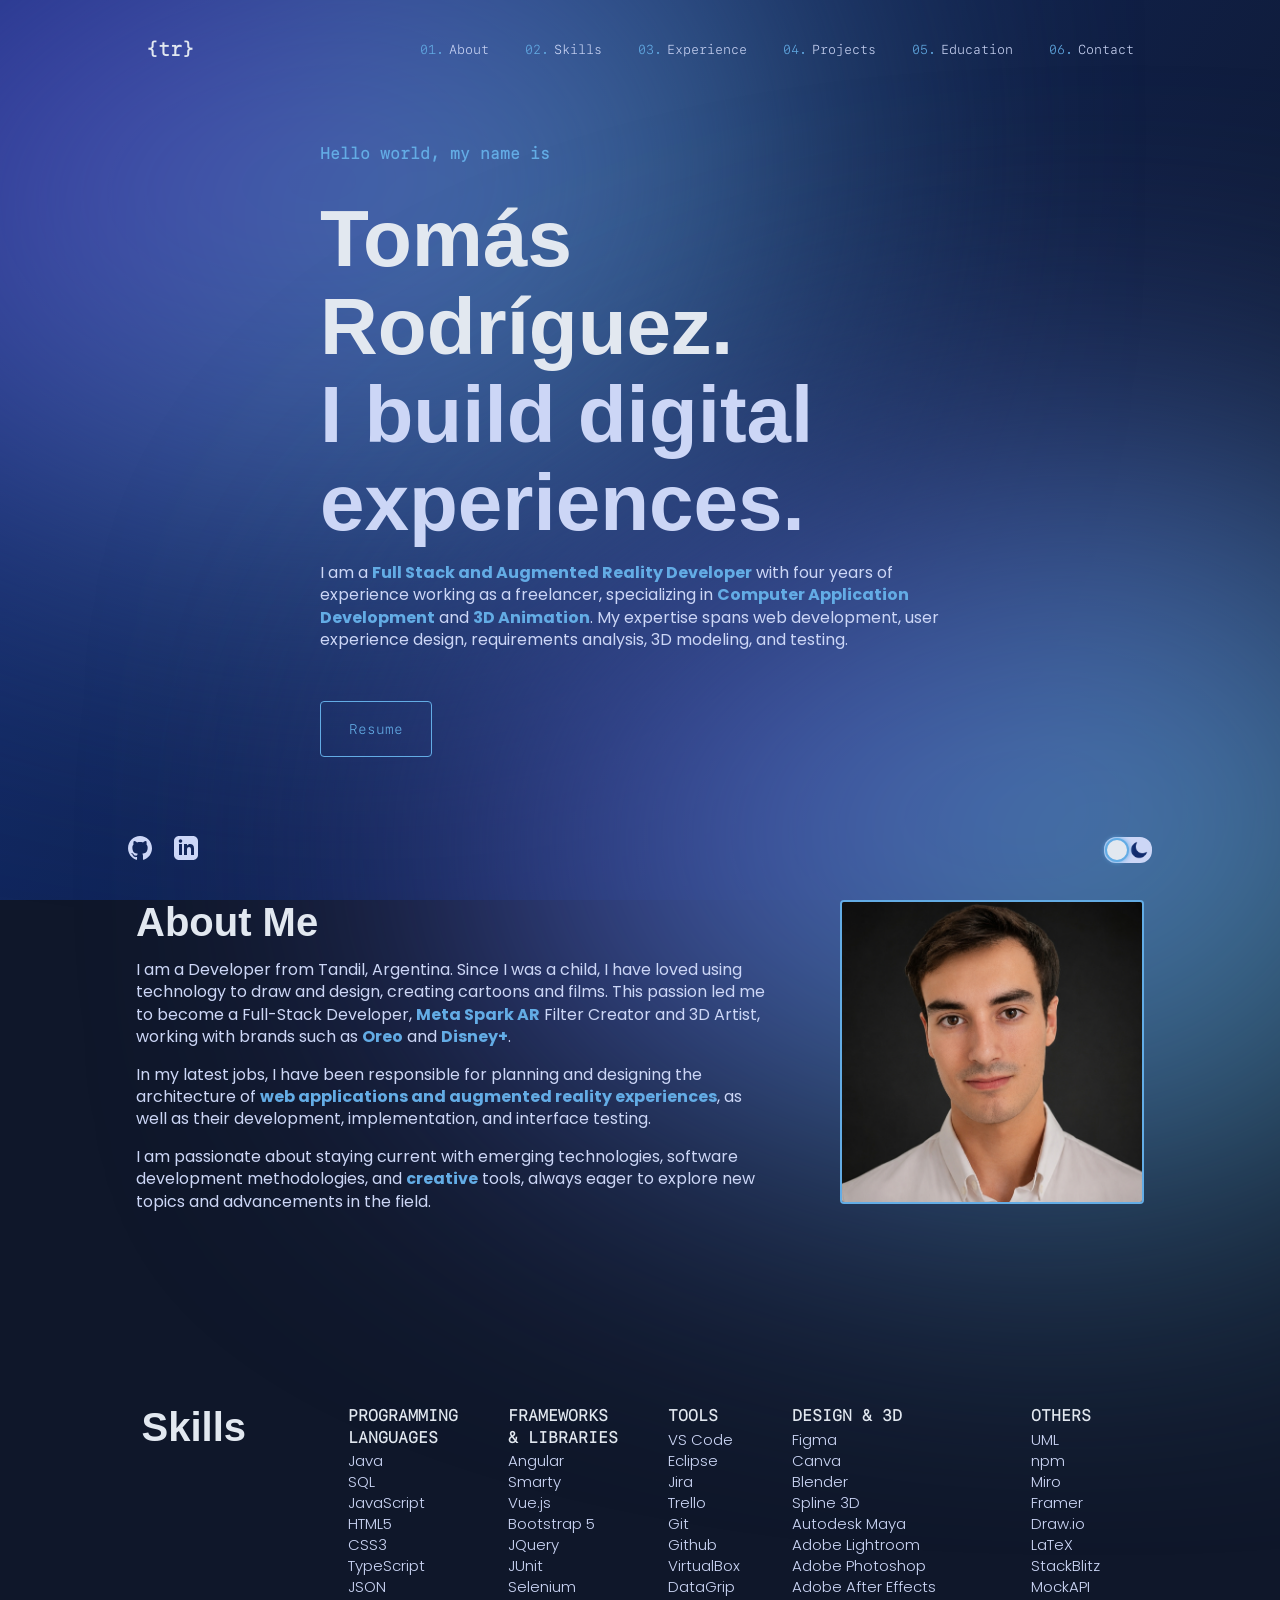
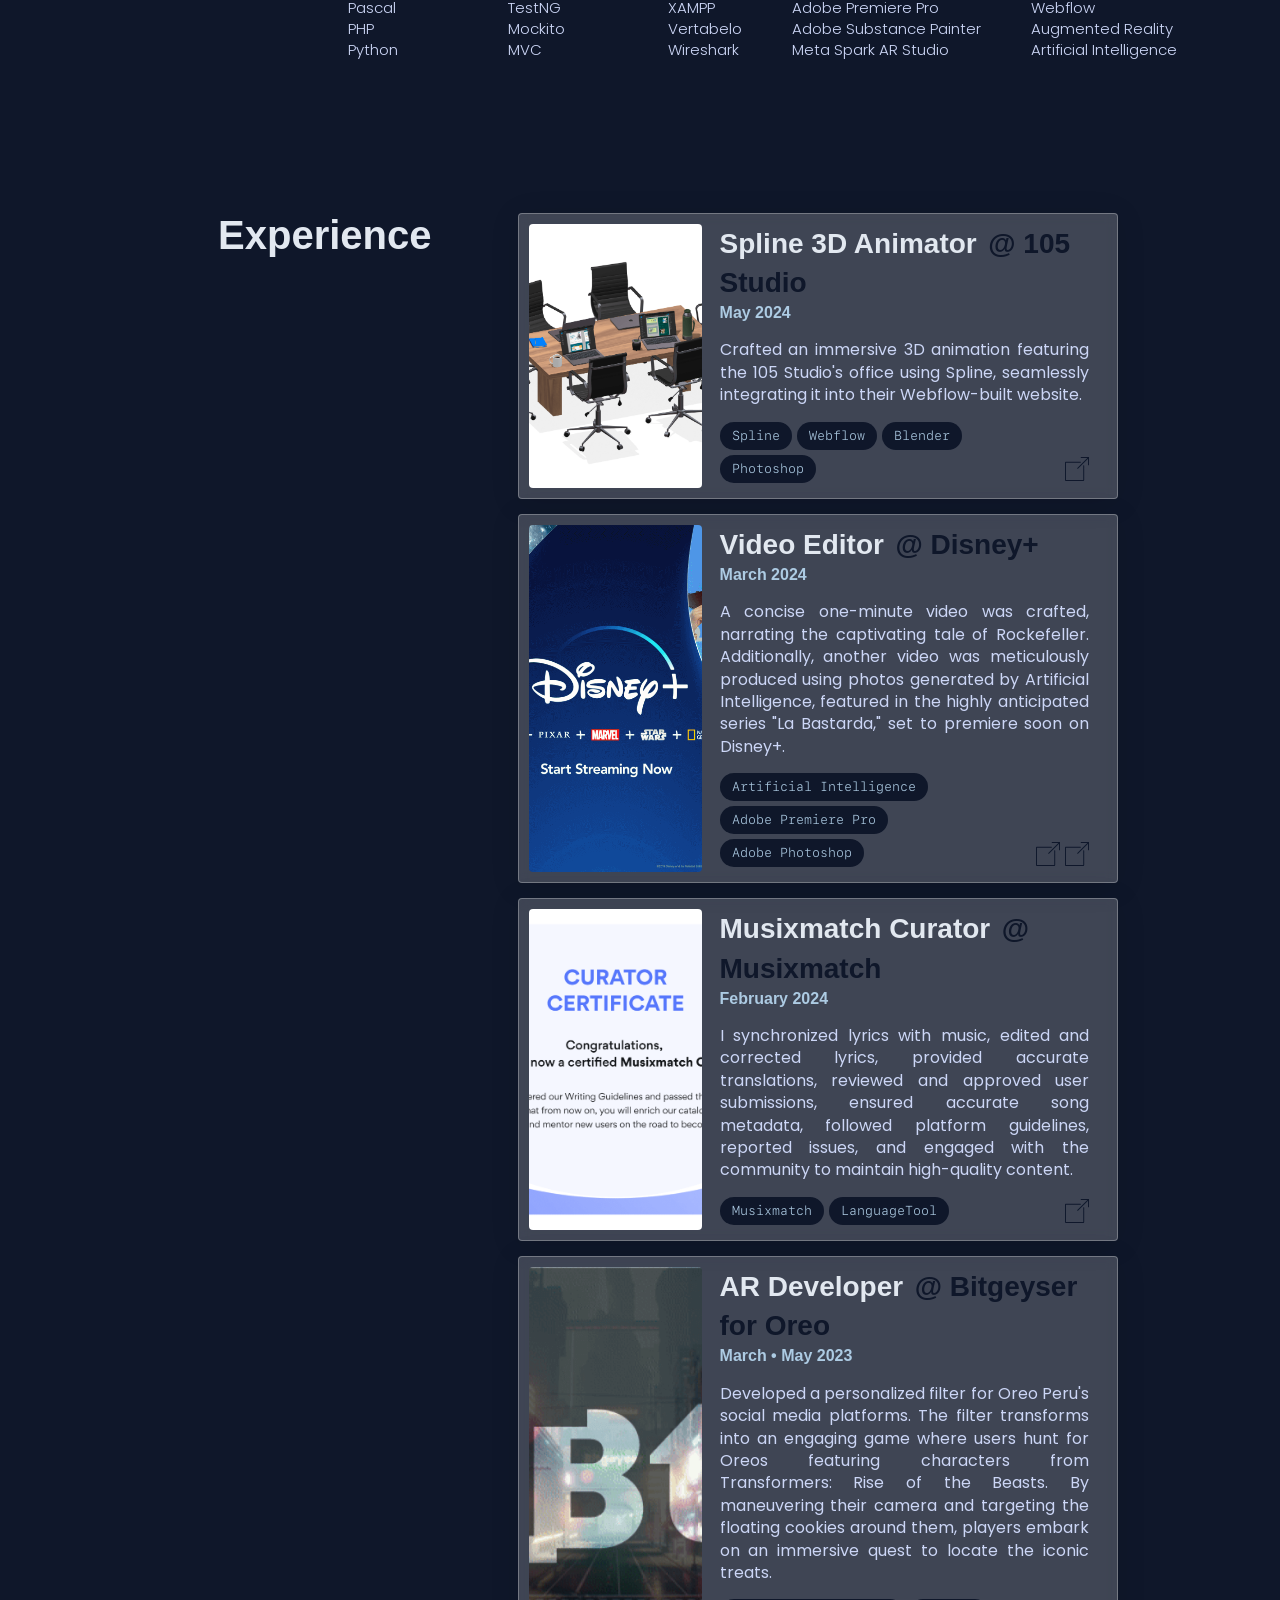
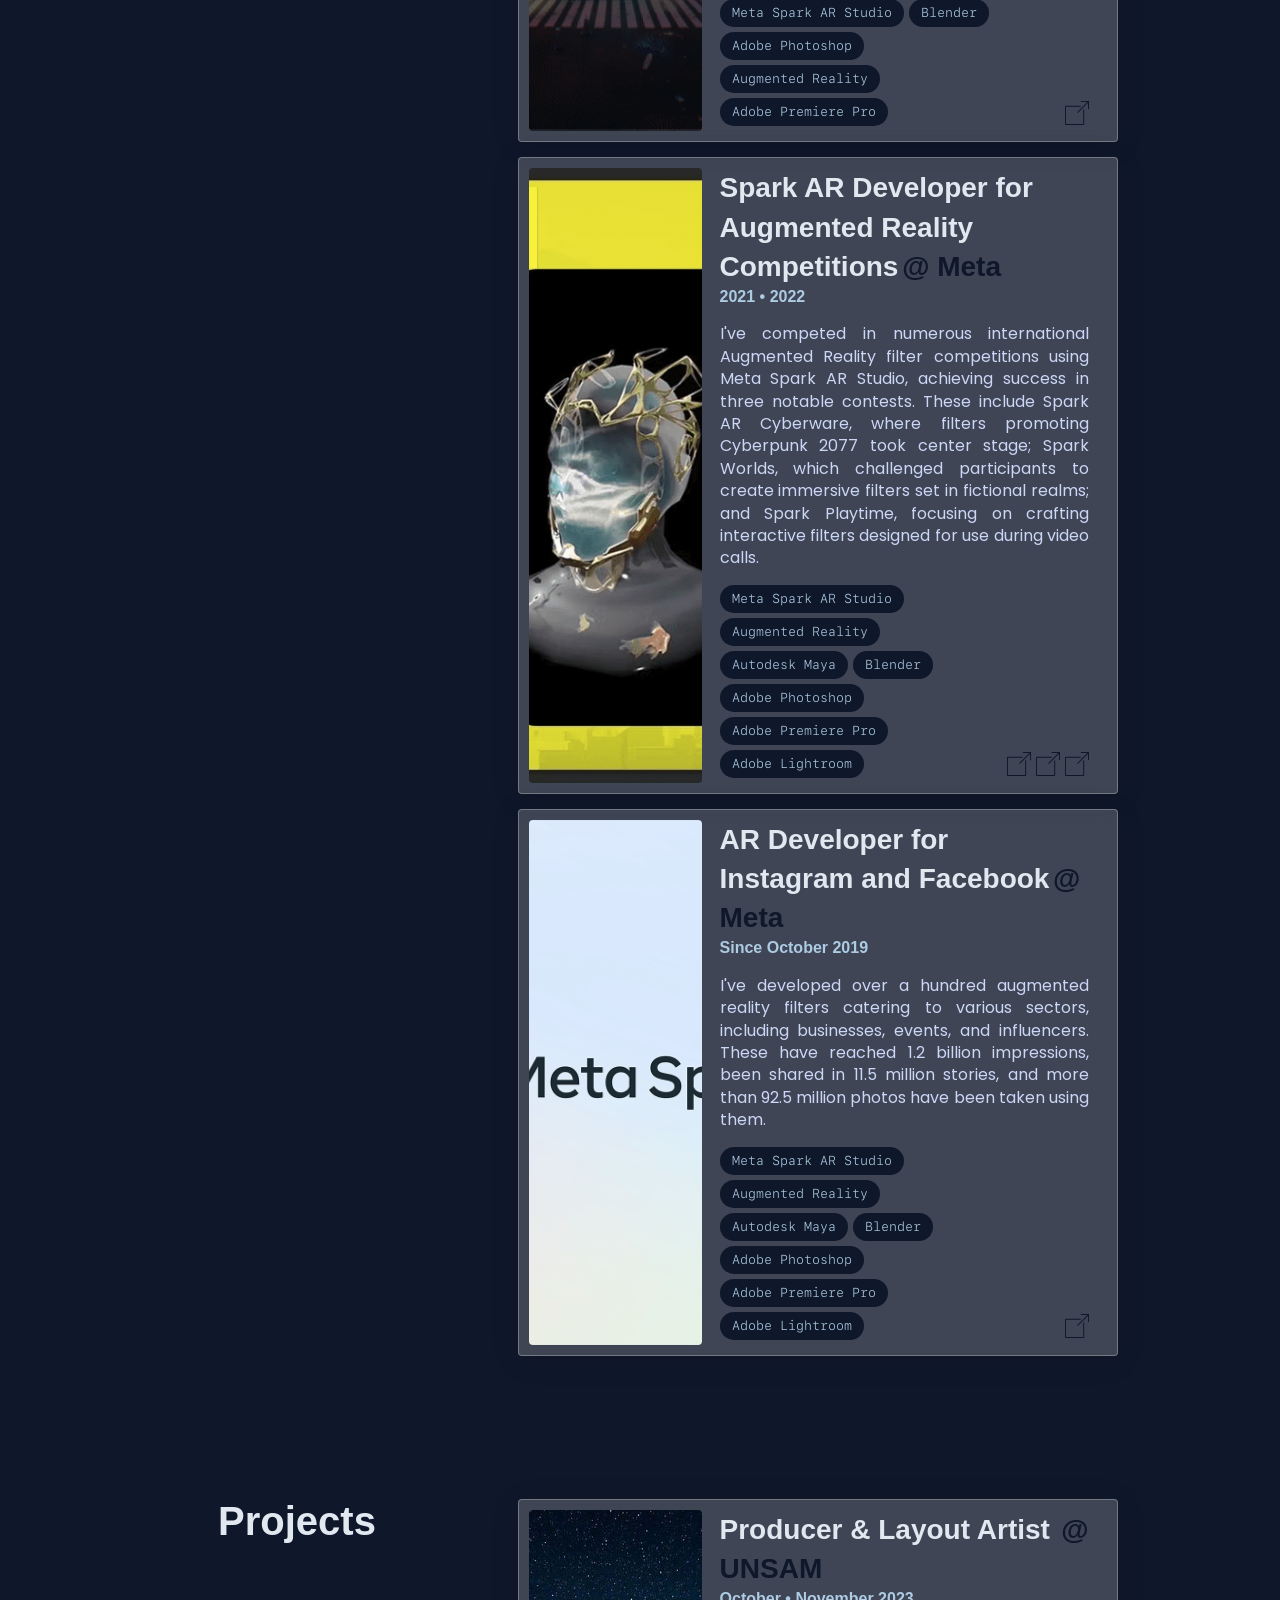
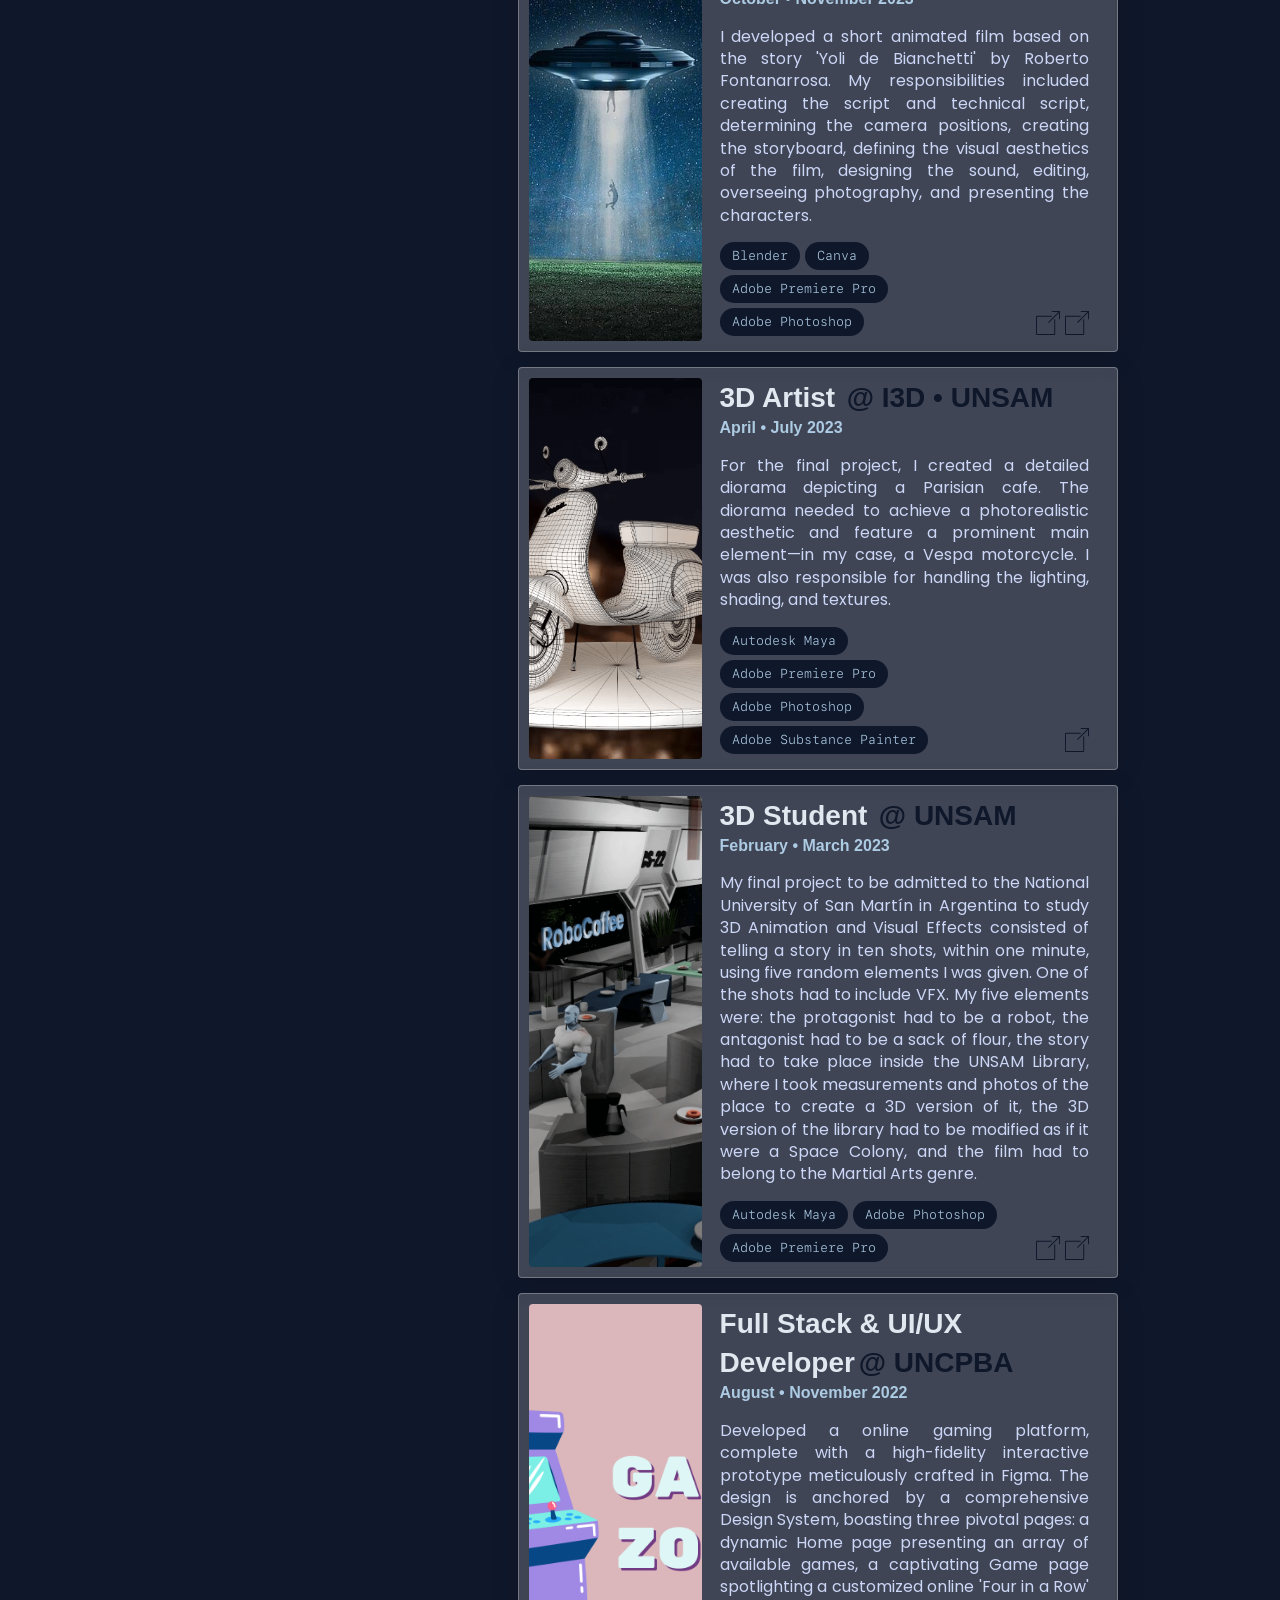
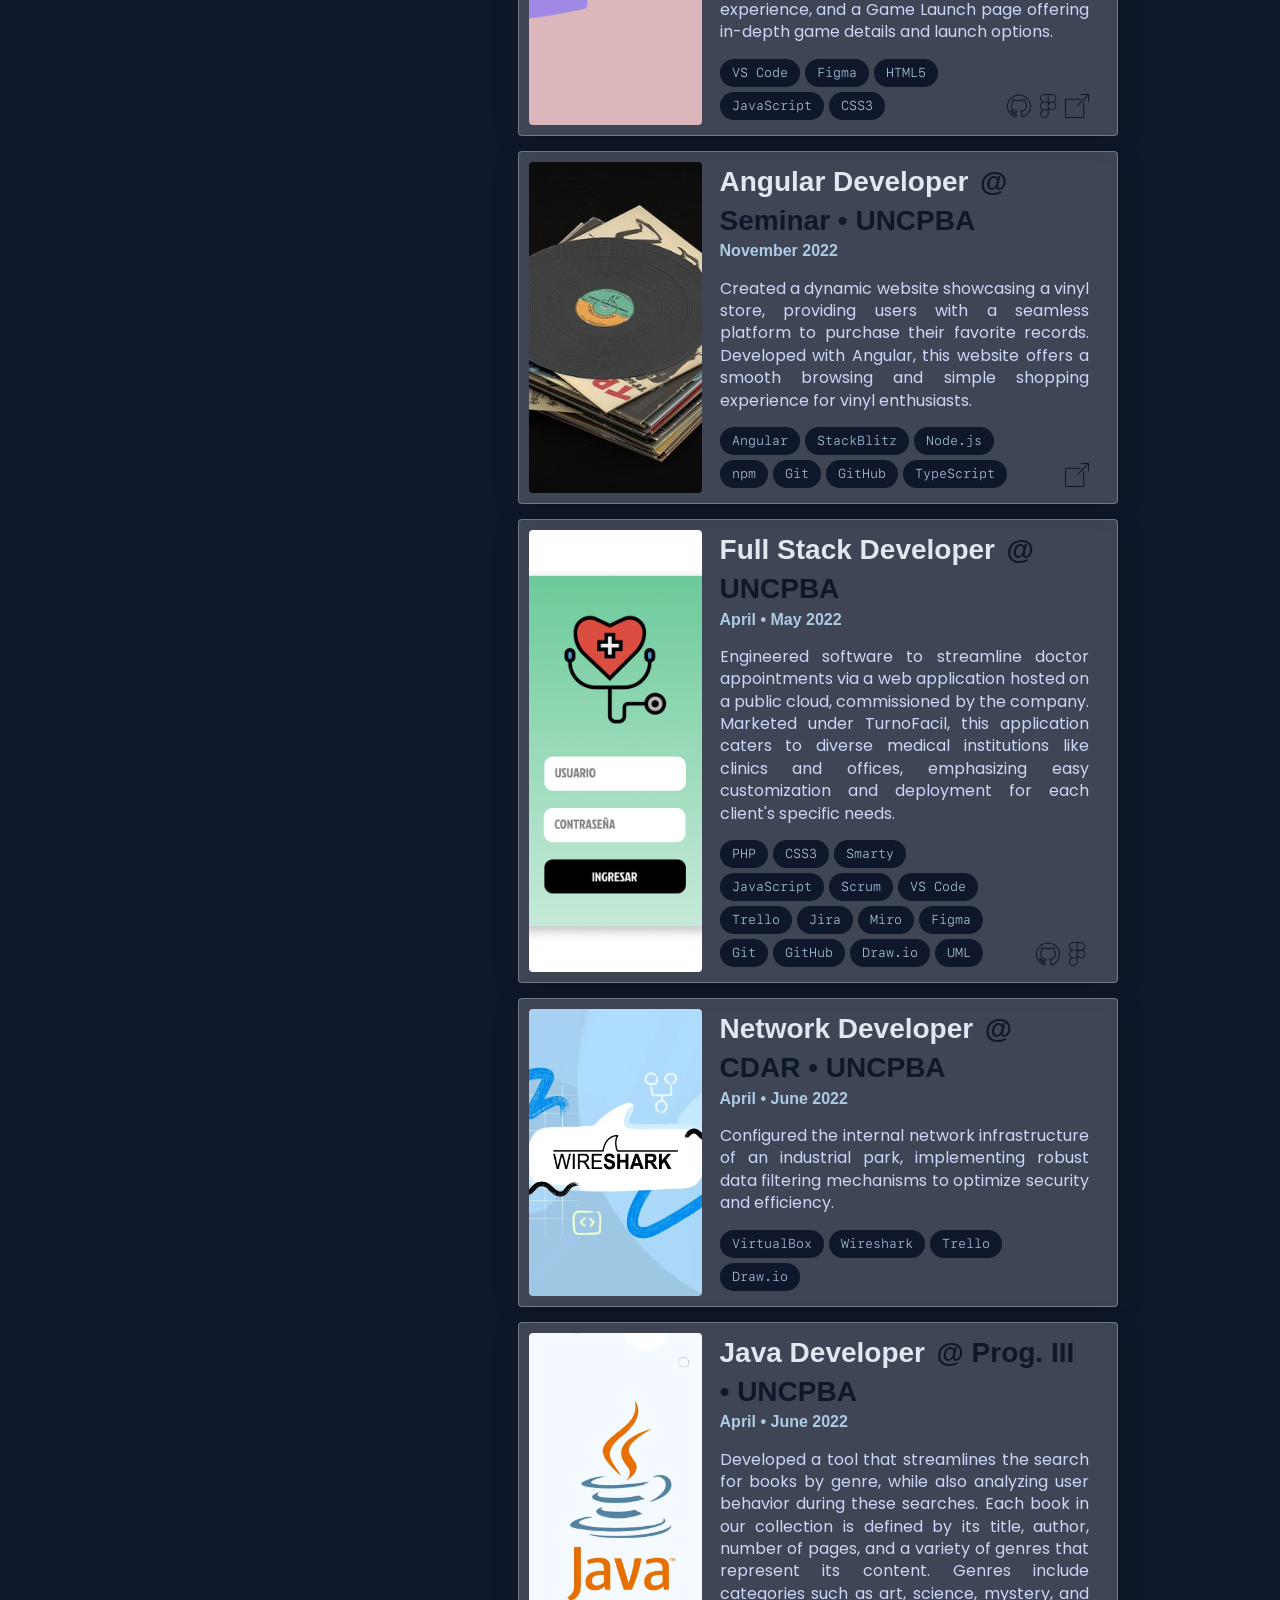
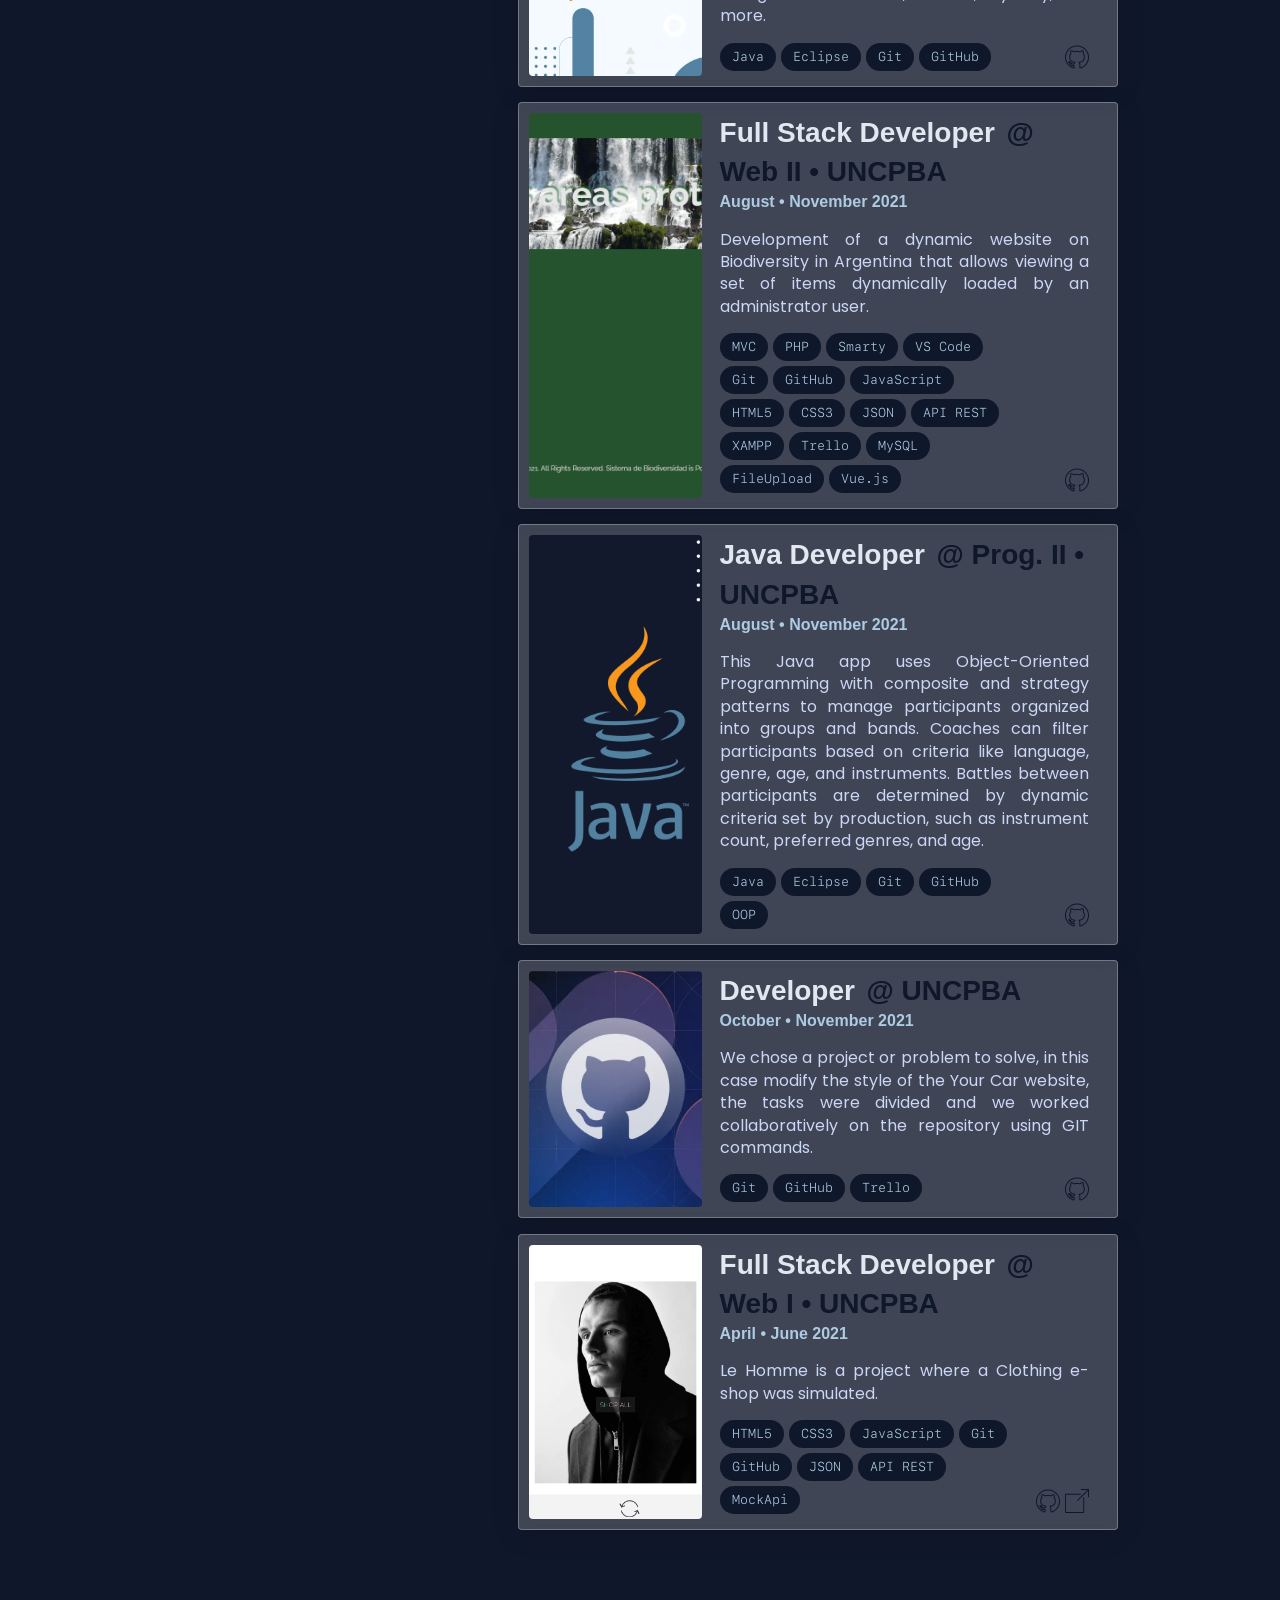
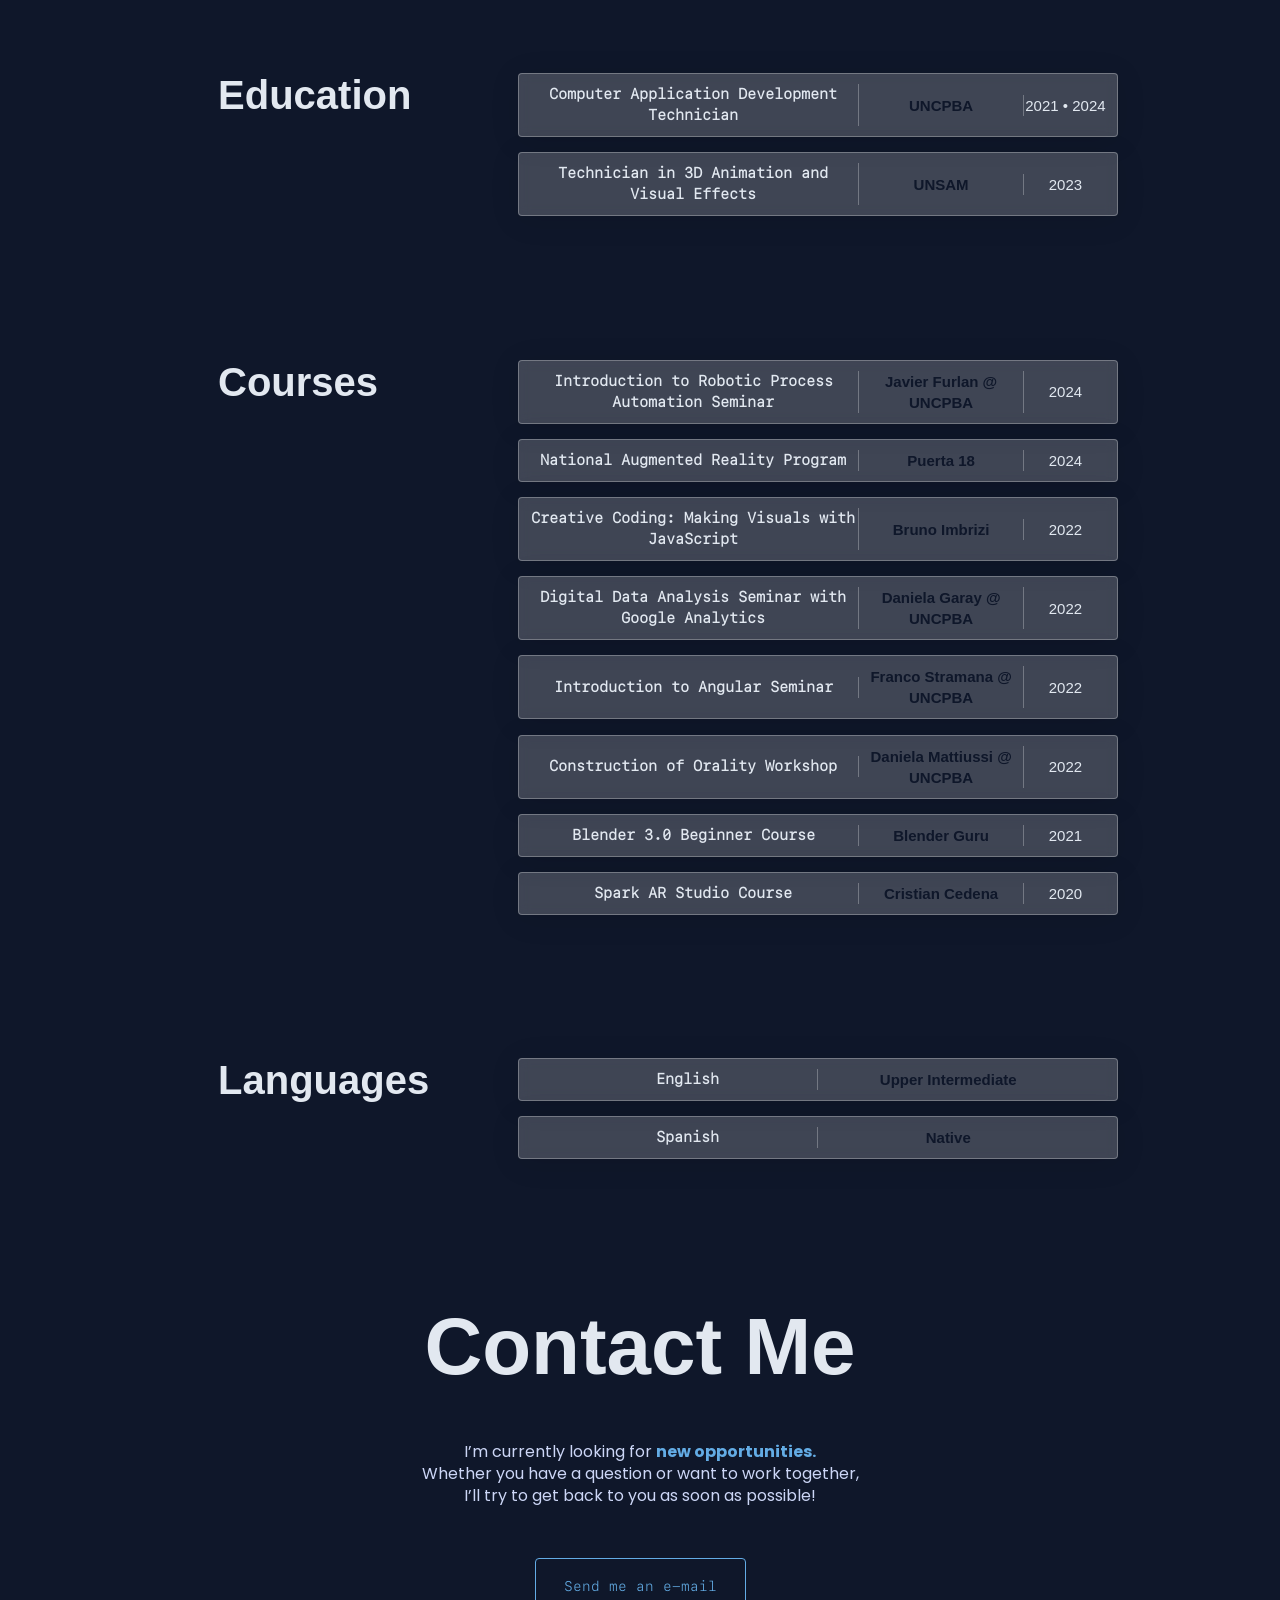
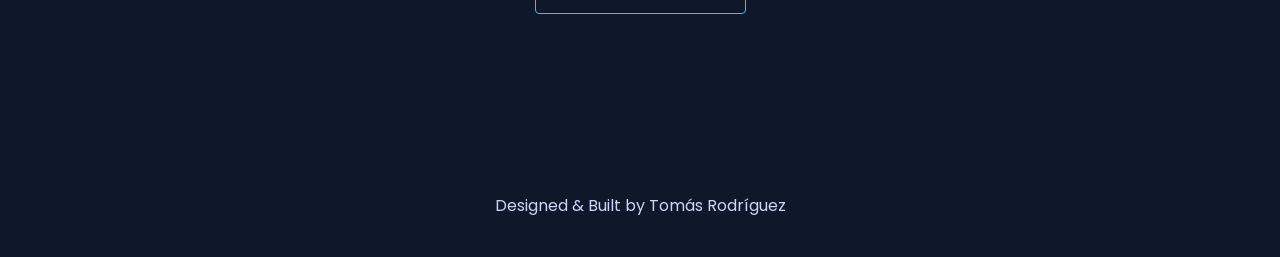
<file: old_version_1.html>
<!DOCTYPE html>
<html lang="en">
<head>
    <meta charset="UTF-8">
    <meta name="viewport" content="width=device-width, initial-scale=1.0">
    <title>Tomás Rodríguez</title>
    <link rel="stylesheet" href="style/style.css">
    <link rel="preconnect" href="https://rsms.me/">
    <link rel="stylesheet" href="https://rsms.me/inter/inter.css">
    <link rel="shortcut icon" type="image/x-icon" href="style/images/favicon-big.ico">
</head>
<body>
    <div class="background-light"></div>
    <div class="background"></div>
    <nav class="revealIntro">
        <div>
            <a href="index.html">
                <h2 class="margin-x">{tr}</h2>
            </a>
        </div>
        <div>
            <ul class="nav-menu">
                <li class="margin-x">
                    <a class="nav-links" href="#about"><span>01.</span>About</a>
                </li>
                <li class="margin-x">
                    <a class="nav-links" href="#skills"><span>02.</span>Skills</a>
                </li>
                <li class="margin-x">
                    <a class="nav-links" href="#experience"><span>03.</span>Experience</a>
                </li>
                <li class="margin-x">
                    <a class="nav-links" href="#projects"><span>04.</span>Projects</a>
                </li>
                <li class="margin-x">
                    <a class="nav-links" href="#education"><span>05.</span>Education</a>
                </li>
                <li class="margin-x">
                    <a class="nav-links" href="#contact"><span>06.</span>Contact</a>
                </li>
            </ul>
        </div>
        <button class="hamburger margin-x">
            <span class="bar"></span>
            <span class="bar"></span>
            <span class="bar"></span>
        </button>
    </nav>
    <section class="revealIntro" id="intro">
        <div>
            <h3>Hello world, my name is</h3>
            <h1>Tomás Rodríguez.</h1>
            <h1>I build digital experiences.</h1>
            <h4>I am a <b>Full Stack and Augmented Reality Developer</b> with four years of experience working as a freelancer, specializing in <b>Computer Application Development</b> and <b>3D Animation</b>. My expertise spans web development, user experience design, requirements analysis, 3D modeling, and testing.</h4>
            <a target="_blank" href="https://drive.google.com/file/d/1uoJ_C8MlprEVHeBHXEF_IthX3fkHzTtO/view">Resume</a>
        </div>
    </section>
    <section class="reveal fade-up" id="about">
        <div>
            <h1>About Me</h1>
            <p>I am a Developer from Tandil, Argentina. Since I was a child, I have loved using technology to draw and design, creating cartoons and films. 
                This passion led me to become a Full-Stack Developer, <a target="_blank" href="https://spark.meta.com/">Meta Spark AR</a> Filter Creator and 3D Artist, working with brands such as <a target="_blank" href="https://www.oreo.com/">Oreo</a> and <a target="_blank" href="https://www.disneyplus.com/">Disney+</a>.
            </p>
            <p>In my latest jobs, I have been responsible for planning and designing the architecture of <b>web applications and augmented reality experiences</b>, 
                as well as their development, implementation, and interface testing.</p>
            <p>
                I am passionate about staying current with emerging technologies, software development
                methodologies, and <b>creative</b> tools, always eager to explore new topics and advancements in
                the field.
            </p>
        </div>
        <img src="style/images/aboutPhoto.jpg">
    </section>
    <section class="reveal fade-up" id="skills">
        <h1>Skills</h1>
        <div id="skillsWrapper">
            <div id="skillsLists">
                <div>
                    <h2>Programming</h2>
                    <h2>Languages</h2>
                    <ul>
                        <li>Java</li>
                        <li>SQL</li>
                        <li>JavaScript</li>
                        <li>HTML5</li>
                        <li>CSS3</li>
                        <li>TypeScript</li>
                        <li>JSON</li>
                        <li>Pascal</li>
                        <li>PHP</li>
                        <li>Python</li>
                    </ul>
                </div>
                <div>
                    <h2>Frameworks</h2>
                    <h2>& Libraries</h2>
                    <ul>
                        <li>Angular</li>
                        <li>Smarty</li>
                        <li>Vue.js</li>
                        <li>Bootstrap 5</li>
                        <li>JQuery</li>
                        <li>JUnit</li>
                        <li>Selenium</li>
                        <li>TestNG</li>
                        <li>Mockito</li>
                        <li>MVC</li>
                    </ul>
                </div>
                <div>
                    <h2>Tools</h2>
                    <ul>
                        <li>VS Code</li>
                        <li>Eclipse</li>
                        <li>Jira</li>
                        <li>Trello</li>
                        <li>Git</li>
                        <li>Github</li>
                        <li>VirtualBox</li>
                        <li>DataGrip</li>
                        <li>XAMPP</li>
                        <li>Vertabelo</li>
                        <li>Wireshark</li>
                    </ul>
                </div>
                <div>
                    <h2>Design & 3D</h2>
                    <ul>
                        <li>Figma</li>
                        <li>Canva</li>
                        <li>Blender</li>
                        <li>Spline 3D</li>
                        <li>Autodesk Maya</li>
                        <li>Adobe Lightroom</li>
                        <li>Adobe Photoshop</li>
                        <li>Adobe After Effects</li>
                        <li>Adobe Premiere Pro</li>
                        <li>Adobe Substance Painter</li>                      
                        <li>Meta Spark AR Studio</li>
                    </ul>
                </div>
                <div>
                    <h2>Others</h2>
                    <ul>
                        <li>UML</li>
                        <li>npm</li>
                        <li>Miro</li>
                        <li>Framer</li>
                        <li>Draw.io</li>
                        <li>LaTeX</li>
                        <li>StackBlitz</li>
                        <li>MockAPI</li>
                        <li>Webflow</li>
                        <li>Augmented Reality</li>  
                        <li>Artificial Intelligence</li>
                    </ul>
                </div>    
            </div>
        </div>
    </section>
    <section class="reveal fade-up" id="experience">
        <div class="workTitleWrapper">
            <h1>Experience</h1>
        </div>
        <div id="worksWrapper">
            <div class="workWrapper">
                <div class="imageWorkWrapper">
                    <img class="imageWork" src="style/images/works/work_105_3d.png">
                </div>
                <div class="infoWrapper">
                    <div class="titleWork">
                        <h2>Spline 3D Animator <span>@ 105 Studio</span></h2>
                        <h4>May 2024</h4>
                    </div>
                    <p>Crafted an immersive 3D animation featuring the 105 Studio's office using
                        Spline, seamlessly integrating it into their Webflow-built website.</p>
                    <div class="toolsAndLinks">
                        <ul>
                            <li>Spline</li>
                            <li>Webflow</li>
                            <li>Blender</li>
                            <li>Photoshop</li>
                        </ul>
                        <div class="externalLinks">
                            <a target="_blank" href="https://105studio3dv4.webflow.io/">
                                <img src="style/images/externalLink.svg">
                            </a>
                        </div>
                    </div>
                </div>
            </div>
            <div class="workWrapper">
                <div class="imageWorkWrapper">
                    <img class="imageWork" src="style/images/works/work_disney.png">
                </div>
                <div class="infoWrapper">
                    <div class="titleWork">
                        <h2>Video Editor <span>@ Disney+</span></h2>
                        <h4>March 2024</h4>
                    </div>
                    <p>A concise one-minute video was crafted, narrating the captivating tale of Rockefeller. Additionally, another video was meticulously produced using photos
                        generated by Artificial Intelligence, featured in the highly anticipated series "La Bastarda," 
                        set to premiere soon on Disney+.</p>
                    <div class="toolsAndLinks">
                        <ul>
                            <li>Artificial Intelligence</li>
                            <li>Adobe Premiere Pro</li>
                            <li>Adobe Photoshop</li>
                        </ul>
                        <div class="externalLinks">
                            <a target="_blank" href="https://www.linkedin.com/in/lorena-maltagliatti-21bb8421/?originalSubdomain=ar">
                                <img title="Reference" src="style/images/externalLink.svg">
                            </a>
                            <a target="_blank" href="https://www.disneyplus.com/">
                                <img src="style/images/externalLink.svg">
                            </a>
                        </div>
                    </div>
                </div>
            </div>
            <div class="workWrapper">
                <div class="imageWorkWrapper">
                    <img class="imageWork" src="style/images/works/work_musixmatch.png">
                </div>
                <div class="infoWrapper">
                    <div class="titleWork">
                        <h2>Musixmatch Curator <span>@ Musixmatch</span></h2>
                        <h4>February 2024</h4>
                    </div>
                    <p>I synchronized lyrics with music, edited and corrected lyrics, provided accurate translations, reviewed and approved user submissions, 
                        ensured accurate song metadata, followed platform guidelines, reported issues, and engaged with the community to maintain high-quality content.</p>
                    <div class="toolsAndLinks">
                        <ul>
                            <li>Musixmatch</li>
                            <li>LanguageTool</li>
                        </ul>
                        <div class="externalLinks">
                            <a target="_blank" href="https://www.musixmatch.com/">
                                <img src="style/images/externalLink.svg">
                            </a>
                        </div>
                    </div>
                </div>
            </div>
            <div class="workWrapper">
                <div class="imageWorkWrapper">
                    <img class="imageWork" src="style/images/works/works_oreo.png">
                </div>
                <div class="infoWrapper">
                    <div class="titleWork">
                        <h2>AR Developer <span>@ Bitgeyser for Oreo</span></h2>
                        <h4>March • May 2023</h4>
                    </div>
                    <p>Developed a personalized filter for Oreo Peru's social media platforms.
                        The filter transforms into an engaging game where users hunt for Oreos featuring
                        characters from Transformers: Rise of the Beasts. By maneuvering their camera and
                        targeting the floating cookies around them, players embark on an immersive quest to
                        locate the iconic treats.</p>
                    <div class="toolsAndLinks">
                        <ul>
                            <li>Meta Spark AR Studio</li>
                            <li>Blender</li>
                            <li>Adobe Photoshop</li>
                            <li>Augmented Reality</li>
                            <li>Adobe Premiere Pro</li>
                        </ul>
                        <div class="externalLinks">
                            <a target="_blank" href="https://docs.google.com/presentation/d/1k6JdK3hoiGuVJruRn7Ux2lI3hrneYjGf_a2Qe3A5itQ/edit#slide=id.g1d6933bdef2_0_68">
                                <img src="style/images/externalLink.svg">
                            </a>
                        </div>
                    </div>
                </div>
            </div>
            <div class="workWrapper">
                <div class="imageWorkWrapper">
                    <img class="imageWork" src="style/images/works/work_competition.png">
                </div>
                <div class="infoWrapper">
                    <div class="titleWork">
                        <h2>Spark AR Developer for Augmented Reality Competitions<span>@ Meta</span></h2>
                        <h4>2021 • 2022</h4>
                    </div>
                    <p>I've competed in numerous international Augmented Reality filter
                        competitions using Meta Spark AR Studio, achieving success in three notable contests.
                        These include Spark AR Cyberware, where filters promoting Cyberpunk 2077 took
                        center stage; Spark Worlds, which challenged participants to create immersive filters
                        set in fictional realms; and Spark Playtime, focusing on crafting interactive filters
                        designed for use during video calls.</p>
                    <div class="toolsAndLinks">
                        <ul>
                            <li>Meta Spark AR Studio</li>
                            <li>Augmented Reality</li>
                            <li>Autodesk Maya</li>
                            <li>Blender</li>
                            <li>Adobe Photoshop</li>
                            <li>Adobe Premiere Pro</li>               
                            <li>Adobe Lightroom</li>
                        </ul>
                        <div class="externalLinks">
                            <a target="_blank" href="https://spark.meta.com/blog/join-the-cyberware-challenge/">
                                <img src="style/images/externalLink.svg">
                            </a>
                            <a target="_blank" href="https://spark.meta.com/blog/spark-playtime-competition-winners/">
                                <img src="style/images/externalLink.svg">
                            </a>
                            <a target="_blank" href="https://spark.meta.com/blog/spark-worlds-competition-winners/">
                                <img src="style/images/externalLink.svg">
                            </a>
                        </div>
                    </div>
                </div>
            </div>
            <div class="workWrapper">
                <div class="imageWorkWrapper">
                    <img class="imageWork" src="style/images/works/works_spark.png">
                </div>
                <div class="infoWrapper">
                    <div class="titleWork">
                        <h2>AR Developer for Instagram and Facebook<span>@ Meta</span></h2>
                        <h4>Since October 2019</h4>
                    </div>
                    <p> I've developed over a hundred augmented reality filters catering to various sectors, including businesses, events, and influencers. 
                        These have reached 1.2 billion impressions, been shared in 11.5 million stories, and more than 92.5 million photos have been taken using them.</p>
                    <div class="toolsAndLinks">
                        <ul>
                            <li>Meta Spark AR Studio</li>
                            <li>Augmented Reality</li>
                            <li>Autodesk Maya</li>
                            <li>Blender</li>
                            <li>Adobe Photoshop</li>
                            <li>Adobe Premiere Pro</li>               
                            <li>Adobe Lightroom</li>
                        </ul>
                        <div class="externalLinks">
                            <a target="_blank" href="https://www.instagram.com/atomasr">
                                <img src="style/images/externalLink.svg">
                            </a>
                        </div>
                    </div>
                </div>
            </div>
        </div>
    </section>
    <section class="reveal fade-up" id="projects">
        <div class="workTitleWrapper">
            <h1>Projects</h1>
        </div>
        <div id="worksWrapper">
            <div class="workWrapper">
                <div class="imageWorkWrapper">
                    <img class="imageWork" src="style/images/projects/project_yoli.jpg">
                </div>
                <div class="infoWrapper">
                    <div class="titleWork">
                        <h2>Producer & Layout Artist <span>@ UNSAM</span></h2>
                        <h4>October • November 2023</h4>
                    </div>
                    <p>I developed a short animated film based on the story 'Yoli de Bianchetti' by Roberto Fontanarrosa. 
                        My responsibilities included creating the script and technical script, determining the camera positions, creating the storyboard, 
                        defining the visual aesthetics of the film, designing the sound, editing, overseeing photography, and presenting the characters.</p>
                    <div class="toolsAndLinks">
                        <ul>
                            <li>Blender</li>
                            <li>Canva</li>
                            <li>Adobe Premiere Pro</li>
                            <li>Adobe Photoshop</li>
                        </ul>
                        <div class="externalLinks">
                            <a target="_blank" href="https://drive.google.com/file/d/1EC9lnHYuVSexa8oVml5SfbyfDWGRhGge/view">
                                <img src="style/images/externalLink.svg">
                            </a>
                            <a target="_blank" href="https://drive.google.com/file/d/1eQCRUx6-jpN3t5KfC3Fh8ubfd3JIBzsz/view">
                                <img src="style/images/externalLink.svg">
                            </a>
                        </div>
                    </div>
                </div>
            </div>
            <div class="workWrapper">
                <div class="imageWorkWrapper">
                    <img class="imageWork" src="style/images/projects/project_paris.png">
                </div>
                <div class="infoWrapper">
                    <div class="titleWork">
                        <h2>3D Artist <span>@ I3D • UNSAM</span></h2>
                        <h4>April • July 2023</h4>
                    </div>
                    <p>For the final project, I created a detailed diorama depicting a Parisian cafe. 
                        The diorama needed to achieve a photorealistic aesthetic and feature a prominent main element—in my case, a Vespa motorcycle. 
                        I was also responsible for handling the lighting, shading, and textures.</p>
                    <div class="toolsAndLinks">
                        <ul>
                            <li>Autodesk Maya</li>
                            <li>Adobe Premiere Pro</li>
                            <li>Adobe Photoshop</li>
                            <li>Adobe Substance Painter</li>
                        </ul>
                        <div class="externalLinks">
                            <a target="_blank" href="https://drive.google.com/file/d/1ugeqPLgibjuhgTGItzHpSArPUtzedDzi/view?t=1">
                                <img src="style/images/externalLink.svg">
                            </a>
                        </div>
                    </div>
                </div>
            </div>
            <div class="workWrapper">
                <div class="imageWorkWrapper">
                    <img class="imageWork" src="style/images/projects/project_unsam.png">
                </div>
                <div class="infoWrapper">
                    <div class="titleWork">
                        <h2>3D Student <span>@ UNSAM</span></h2>
                        <h4>February • March 2023</h4>
                    </div>
                    <p>My final project to be admitted to the National University of San Martín in Argentina to study 3D Animation and Visual Effects 
                        consisted of telling a story in ten shots, within one minute, using five random elements I was given. One of the shots had to include VFX. 
                        My five elements were: the protagonist had to be a robot, the antagonist had to be a sack of flour, the story had to take place inside the UNSAM Library, 
                        where I took measurements and photos of the place to create a 3D version of it, the 3D version of the library had to be modified as if it were a 
                        Space Colony, and the film had to belong to the Martial Arts genre.</p>
                    <div class="toolsAndLinks">
                        <ul>
                            <li>Autodesk Maya</li>
                            <li>Adobe Photoshop</li>
                            <li>Adobe Premiere Pro</li>
                        </ul>
                        <div class="externalLinks">
                            <a target="_blank" href="https://www.youtube.com/watch?v=AiIx6zP_g8w">
                                <img src="style/images/externalLink.svg">
                            </a>
                            <a target="_blank" href="https://drive.google.com/drive/folders/17Y9y7KBzv6GDAvvS8xIEqXjhskvXgVJx">
                                <img src="style/images/externalLink.svg">
                            </a>
                        </div>
                    </div>
                </div>
            </div>
            <div class="workWrapper">
                <div class="imageWorkWrapper">
                    <img class="imageWork" src="style/images/projects/project_gamezone.png">
                </div>
                <div class="infoWrapper">
                    <div class="titleWork">
                        <h2>Full Stack & UI/UX Developer<span>@ UNCPBA</span></h2>
                        <h4>August • November 2022</h4>
                    </div>
                    <p>Developed a online gaming platform, complete with a high-fidelity
                        interactive prototype meticulously crafted in Figma. The design is anchored by a
                        comprehensive Design System, boasting three pivotal pages: a dynamic Home page
                        presenting an array of available games, a captivating Game page spotlighting a
                        customized online 'Four in a Row' experience, and a Game Launch page offering
                        in-depth game details and launch options.</p>
                    <div class="toolsAndLinks">
                        <ul>
                            <li>VS Code</li>
                            <li>Figma</li>
                            <li>HTML5</li>
                            <li>JavaScript</li>
                            <li>CSS3</li>
                        </ul>
                        <div class="externalLinks">
                            <a target="_blank" href="https://github.com/atomasr/interfaces">
                                <img src="style/images/githubWork.png">
                            </a>
                            <a target="_blank" href="https://www.figma.com/design/nmnkBZieSCY0qLA3SRF5He/GameZone?t=qhpxhgrZxfYMuIKn-0">
                                <img src="style/images/figmaThin.png">
                            </a>
                            <a target="_blank" href="https://atomasr.github.io/interfaces/Entregable4/index.html">
                                <img src="style/images/externalLink.svg">
                            </a>
                        </div>
                    </div>
                </div>
            </div>
        <div class="workWrapper">
            <div class="imageWorkWrapper">
                <img class="imageWork" src="style/images/projects/project_vinyl.jpeg">
            </div>
            <div class="infoWrapper">
                <div class="titleWork">
                    <h2>Angular Developer <span>@ Seminar • UNCPBA</span></h2>
                    <h4>November 2022</h4>
                </div>
                <p>Created a dynamic website showcasing a vinyl store, providing users with
                    a seamless platform to purchase their favorite records. Developed with Angular, this
                    website offers a smooth browsing and simple shopping experience for vinyl
                    enthusiasts.</p>
                <div class="toolsAndLinks">
                    <ul>
                        <li>Angular</li>
                        <li>StackBlitz</li>
                        <li>Node.js</li>
                        <li>npm</li>
                        <li>Git</li>
                        <li>GitHub</li>
                        <li>TypeScript</li>
                    </ul>
                    <div class="externalLinks">
                        <a target="_blank" href="https://angular-vinylstore.stackblitz.io/home">
                            <img src="style/images/externalLink.svg">
                        </a>
                    </div>
                </div>
            </div>
        </div>
        <div class="workWrapper">
            <div class="imageWorkWrapper">
                <img class="imageWork" src="style/images/projects/project_medic.png">
            </div>
            <div class="infoWrapper">
                <div class="titleWork">
                    <h2>Full Stack Developer <span>@ UNCPBA</span></h2>
                    <h4>April • May 2022</h4>
                </div>
                <p>Engineered software to streamline doctor appointments via a web
                    application hosted on a public cloud, commissioned by the company. Marketed under
                    TurnoFacil, this application caters to diverse medical institutions like clinics and offices,
                    emphasizing easy customization and deployment for each client's specific needs.</p>
                <div class="toolsAndLinks">
                    <ul>
                        <li>PHP</li>
                        <li>CSS3</li>
                        <li>Smarty</li>
                        <li>JavaScript</li>
                        <li>Scrum</li>
                        <li>VS Code</li>
                        <li>Trello</li>
                        <li>Jira</li>
                        <li>Miro</li>
                        <li>Figma</li>
                        <li>Git</li>
                        <li>GitHub</li>
                        <li>Draw.io</li>
                        <li>UML</li>
                    </ul>
                    <div class="externalLinks">
                        <a target="_blank" href="https://github.com/martinignaciolopardo/Metodologia-2022?tab=readme-ov-file">
                            <img src="style/images/githubWork.png">
                        </a>
                        <a target="_blank" href="https://www.figma.com/design/wWKIKoTPNLJRDH0VrQdav9/Metodologias?node-id=0-1&t=RI83ZwT4spaWwcYK-1">
                            <img src="style/images/figmaThin.png">
                        </a>
                    </div>
                </div>
            </div>
        </div>
        <div class="workWrapper">
            <div class="imageWorkWrapper">
                <img class="imageWork" src="style/images/projects/project_wireshark.webp">
            </div>
            <div class="infoWrapper">
                <div class="titleWork">
                    <h2>Network Developer <span>@ CDAR • UNCPBA</span></h2>
                    <h4>April • June 2022</h4>
                </div>
                <p>Configured the internal network infrastructure of an industrial park,
                    implementing robust data filtering mechanisms to optimize security and efficiency.</p>
                <div class="toolsAndLinks">
                    <ul>
                        <li>VirtualBox</li>
                        <li>Wireshark</li>
                        <li>Trello</li>
                        <li>Draw.io</li>
                    </ul>
                    <div class="externalLinks">
                    </div>
                </div>
            </div>
        </div>
        <div class="workWrapper">
            <div class="imageWorkWrapper">
                <img class="imageWork" src="style/images/projects/project_java.webp">
            </div>
            <div class="infoWrapper">
                <div class="titleWork">
                    <h2>Java Developer <span>@ Prog. III • UNCPBA</span></h2>
                    <h4>April • June 2022</h4>
                </div>
                <p>Developed a tool that streamlines the search for books by genre, while
                    also analyzing user behavior during these searches. Each book in our collection is
                    defined by its title, author, number of pages, and a variety of genres that represent its
                    content. Genres include categories such as art, science, mystery, and more.</p>
                <div class="toolsAndLinks">
                    <ul>
                        <li>Java</li>
                        <li>Eclipse</li>
                        <li>Git</li>
                        <li>GitHub</li>
                    </ul>
                    <div class="externalLinks">
                        <a target="_blank" href="https://github.com/SofiaInesMartinez/BookSearcher">
                            <img src="style/images/githubWork.png">
                        </a>
                    </div>
                </div>
            </div>
        </div>
        <div class="workWrapper">
            <div class="imageWorkWrapper">
                <img class="imageWork" src="style/images/projects/project_biodiversidad.png">
            </div>
            <div class="infoWrapper">
                <div class="titleWork">
                    <h2>Full Stack Developer <span>@ Web II • UNCPBA</span></h2>
                    <h4>August • November 2021</h4>
                </div>
                <p>Development of a dynamic website on Biodiversity in Argentina that
                    allows viewing a set of items dynamically loaded by an administrator user.</p>
                <div class="toolsAndLinks">
                    <ul>
                        <li>MVC</li>
                        <li>PHP</li>
                        <li>Smarty</li>
                        <li>VS Code</li>
                        <li>Git</li>
                        <li>GitHub</li>
                        <li>JavaScript</li>
                        <li>HTML5</li>
                        <li>CSS3</li>
                        <li>JSON</li>
                        <li>API REST</li>
                        <li>XAMPP</li>
                        <li>Trello</li>
                        <li>MySQL</li>
                        <li>FileUpload</li>
                        <li>Vue.js</li>
                    </ul>
                    <div class="externalLinks">
                        <a target="_blank" href="https://github.com/SofiaInesMartinez/Biodiversidad">
                            <img src="style/images/githubWork.png">
                        </a>
                    </div>
                </div>
            </div>
        </div>
        <div class="workWrapper">
            <div class="imageWorkWrapper">
                <img class="imageWork" src="style/images/projects/project_java_bands.webp">
            </div>
            <div class="infoWrapper">
                <div class="titleWork">
                    <h2>Java Developer <span>@ Prog. II • UNCPBA</span></h2>
                    <h4>August • November 2021</h4>
                </div>
                <p>This Java app uses Object-Oriented Programming with composite and
                    strategy patterns to manage participants organized into groups and bands. Coaches can
                    filter participants based on criteria like language, genre, age, and instruments. Battles
                    between participants are determined by dynamic criteria set by production, such as
                    instrument count, preferred genres, and age.</p>
                <div class="toolsAndLinks">
                    <ul>
                        <li>Java</li>
                        <li>Eclipse</li>
                        <li>Git</li>
                        <li>GitHub</li>
                        <li>OOP</li>
                    </ul>
                    <div class="externalLinks">
                        <a target="_blank" href="https://github.com/SofiaInesMartinez/TeamManagementSystem">
                            <img src="style/images/githubWork.png">
                        </a>
                    </div>
                </div>
            </div>
        </div>
        <div class="workWrapper">
            <div class="imageWorkWrapper">
                <img class="imageWork" src="style/images/projects/project_git.webp">
            </div>
            <div class="infoWrapper">
                <div class="titleWork">
                    <h2>Developer <span>@ UNCPBA</span></h2>
                    <h4>October • November 2021</h4>
                </div>
                <p>We chose a project or problem to solve, in this case modify the style of
                    the Your Car website, the tasks were divided and we worked collaboratively on the
                    repository using GIT commands.</p>
                <div class="toolsAndLinks">
                    <ul>
                        <li>Git</li>
                        <li>GitHub</li>
                        <li>Trello</li>
                    </ul>
                    <div class="externalLinks">
                        <a target="_blank" href="https://github.com/ManuHollmann/TPE-TIO">
                            <img src="style/images/githubWork.png">
                        </a>
                    </div>
                </div>
            </div>
        </div>
        <div class="workWrapper">
            <div class="imageWorkWrapper">
                <img class="imageWork" src="style/images/projects/project_lehomme.png">
            </div>
            <div class="infoWrapper">
                <div class="titleWork">
                    <h2>Full Stack Developer <span>@ Web I • UNCPBA</span></h2>
                    <h4>April • June 2021</h4>
                </div>
                <p>Le Homme is a project where a Clothing e-shop was simulated.</p>
                <div class="toolsAndLinks">
                    <ul>
                        <li>HTML5</li>
                        <li>CSS3</li>
                        <li>JavaScript</li>
                        <li>Git</li>
                        <li>GitHub</li>
                        <li>JSON</li>
                        <li>API REST</li>
                        <li>MockApi</li>
                    </ul>
                    <div class="externalLinks">
                        <a target="_blank" href="https://github.com/atomasr/lehomme">
                            <img src="style/images/githubWork.png">
                        </a>
                        <a target="_blank" href="https://atomasr.github.io/lehomme/">
                            <img src="style/images/externalLink.svg">
                        </a>
                    </div>
                </div>
            </div>
        </div>
    </div>
    </section>
    <section class="reveal fade-up" id="education">
        <div class="workTitleWrapper">
            <h1>Education</h1>
        </div>
        <div id="tablesWrapper">
            <div class="tableWrapper">
                <div>
                    <h4>Computer Application Development Technician</h4>
                    <h4>UNCPBA</h4>
                    <h4>2021 • 2024</h4>
                </div>
            </div>
            <div class="tableWrapper">
                <div>
                    <h4>Technician in 3D Animation and Visual Effects</h4>
                    <h4>UNSAM</h4>
                    <h4>2023</h4>
                </div>
            </div>
        </div>
    </section>
    <section class="reveal fade-up" id="courses">
        <div class="workTitleWrapper">
            <h1>Courses</h1>
        </div>
        <div id="tablesWrapper">
            <div class="tableWrapper">
                <div>
                    <h4>Introduction to Robotic Process Automation Seminar</h4>
                    <h4>Javier Furlan @ UNCPBA</h4>
                    <h4>2024</h4>
                </div>
            </div>
            <div class="tableWrapper">
                <div>
                    <h4>National Augmented Reality Program</h4>
                    <h4>Puerta 18</h4>
                    <h4>2024</h4>
                </div>
            </div>
            <div class="tableWrapper">
                <div>
                    <h4>Creative Coding: Making Visuals with JavaScript</h4>
                    <h4>Bruno Imbrizi</h4>
                    <h4>2022</h4>
                </div>
            </div>
            <div class="tableWrapper">
                <div>
                    <h4>Digital Data Analysis Seminar with Google Analytics</h4>
                    <h4>Daniela Garay @ UNCPBA</h4>
                    <h4>2022</h4>
                </div>
            </div>
            <div class="tableWrapper">
                <div>
                    <h4>Introduction to Angular Seminar</h4>
                    <h4>Franco Stramana @ UNCPBA</h4>
                    <h4>2022</h4>
                </div>
            </div>
            <div class="tableWrapper">
                <div>
                    <h4>Construction of Orality Workshop</h4>
                    <h4>Daniela Mattiussi @ UNCPBA </h4>
                    <h4>2022</h4>
                </div>
            </div>
            <div class="tableWrapper">
                <div>
                    <h4>Blender 3.0 Beginner Course</h4>
                    <h4>Blender Guru</h4>
                    <h4>2021</h4>
                </div>
            </div>
            <div class="tableWrapper">
                <div>
                    <h4>Spark AR Studio Course</h4>
                    <h4>Cristian Cedena</h4>
                    <h4>2020</h4>
                </div>
            </div>
        </div>
    </section>
    <section class="reveal fade-up" id="languages">
        <div class="workTitleWrapper">
            <h1>Languages</h1>
        </div>
        <div id="tablesWrapper">
            <div class="tableWrapper">
                <div>
                    <h4>English</h4>
                    <h4>Upper Intermediate</h4>
                </div>
            </div>
            <div class="tableWrapper">
                <div>
                    <h4>Spanish</h4>
                    <h4>Native</h4>
                </div>
            </div>
        </div>
    </section>
    <section class="reveal fade-up" id="contact">
        <div>
            <h1>Contact Me</h1>
            <h4>I’m currently looking for <b>new opportunities.</b><br> Whether you have a question or want to work together,<br> I’ll try to get back to you as soon as possible! </h4>
            <a href="mailto:augustotomasrodriguez@gmail.com">Send me an e-mail</a>
        </div>
    </section>
    <p id="textFooter">Designed & Built by Tomás Rodríguez</p>
    <footer>
        <div id="social-icons">
            <a target="_blank" href="https://github.com/atomasr">
                <img src="style/images/github.svg">
            </a>
            <a target="_blank" href="https://www.linkedin.com/in/atomasr/">
                <img src="style/images/linkedin.svg">
            </a>
        </div>
        <div class="darkmode-toggle-wrapper">
            <input type="checkbox" id="darkmode-toggle" aria-label="dark mode toggle" class="darkmode-toggle-checkbox">
            <div class="darkmode-toggle-circle">
            </div>
            <span class="darkmode-toggle-emoji"><img src="style/images/sun.svg"></span>
            <span class="darkmode-toggle-emoji"><img src="style/images/icons8-moon-50.png"></span>
          </div>
    </footer>

    <script type="text/javascript" src="js/dark-mode.js"></script>
    <script type="text/javascript" src="js/menu.js"></script>
    <script type="text/javascript" src="js/hideOnScroll.js"></script>
    <script type="text/javascript" src="js/animationOnScroll.js"></script>
</body>
</html>
</file>
<file: style/style.css>
@import url('https://fonts.googleapis.com/css2?family=Poppins:ital,wght@0,100;0,200;0,300;0,400;0,500;0,600;0,700;0,800;0,900;1,100;1,200;1,300;1,400;1,500;1,600;1,700;1,800;1,900&display=swap');

@font-face {
    font-family: SFMono;
    src: url("SFMonoFont/SFMono-Light.otf") format("opentype");
}

@font-face {
    font-family: SFBold;
    src: url("SFMonoFont/SFMono-Bold.otf") format("opentype");
}

@supports (font-variation-settings: normal) {
    :root { font-family: InterVariable, sans-serif; }
}

* {
    margin: 0;
    padding: 0;
}

body {
    font-family: InterVariable, sans-serif;
    background-color: #0f172a;
    color: #e2e8f0;
    line-height: 1.4;
    -webkit-font-smoothing: antialiased;
    transition: all 1s linear;
}

body.light-mode {
    color: #022954;
    background-color: #e2e8f0;
    transition: all 1s linear;
}

nav {
    width: 80%;
    margin-left: 10%;
    margin-right: 10%;
    display: flex;
    align-items: center;
    justify-content: space-between;
    height: 100px;
    font-size: 13px;
    position: fixed;
    top: 0;
    transition: top 0.3s linear;
    z-index: 1;
}

  
.hidden {
    overflow: hidden;
}

.margin-x {
    margin-left: 18px;
    margin-right: 18px;
}

.hamburger {
    display: none;
    background-color: transparent;
    border: none;
    cursor:pointer;
}
  
.bar {
    display: block;
    width: 25px;
    height: 3px;
    margin-top: 5px;
    margin-bottom: 5px;
    -webkit-transition: all 0.3s ease-in-out;
    transition: all 0.3s ease-in-out;
    background-color: #e2e8f0;
    border-radius:6px;
}

.hamburger:hover .bar {
    background-color: #63ace5;
}

body.light-mode .bar {
    background-color: #112c71;
}

body.light-mode .hamburger:hover .bar {
    background-color: #0077b6;;
}

nav ul {
    list-style: none;
    display: flex;
}
  
.nav-links {
    color: #ccd6f6;
    transition: 0.3s ease-in-out;
    text-decoration: none;
    font-family: SFMono, sans-serif;
}

nav a {
    text-decoration: none;
    color: #e2e8f0;;
}

body.light-mode nav a {
    color: #022954;
}

body.light-mode .nav-links {
    color: #2a4d69;
}
  
.nav-links:hover, nav a:hover {
    color: #63ace5;
}

body.light-mode .nav-links:hover, body.light-mode nav a:hover {
    color: #0077b6;
}

ul li a span {
    color: #63ace5;
    padding-right: 5px;
}

body.light-mode ul li a span {
    color: #0077b6;
}

h2 {
    font-family: SFMono, sans-serif;
}

.background {
    position: fixed;
    width: 100%;
    height: 100%;
    background: linear-gradient(120deg, #112c71, #0f172a);
    z-index: -1;
    opacity: 1;
    transition: opacity 1s linear;

    &::before {
        content: '';
        position: absolute;
        width: 80%;
        height: 80%;
        background: radial-gradient(circle at top left, #413fad 30%, #4ca2a7 110%);
        border-radius: 70% 30% 30% 70% / 60% 40% 60% 40%;
        left: -20%;
        top: -20%;
        filter: blur(150px);
        animation: blobify 7s ease-in-out 0s infinite;
    }

    &::after {
        content: '';
        position: absolute;
        width: 80%;
        height: 80%;
        background: radial-gradient(circle at bottom right, #4ca2a7, #413fad 90%);
        border-radius: 70% 30% 30% 70% / 60% 40% 60% 40%;
        right: -15%;
        bottom: -30%;
        filter: blur(150px);
        animation: blobify 10s ease-in-out 0s infinite;
    }
}

body .background-light {
    opacity: 0;
    transition: opacity 1s linear;
}

#textFooter {
    width: 100%;
    display: flex;
    justify-content: center;
    max-width: none;
    align-items: center;
    height: 100px;
}

#intro div{
    display: flex;
    -webkit-box-pack: center;
    justify-content: center;
    -webkit-box-align: center;
    flex-direction: column;
    align-items: flex-start;
    height: 100svh;
    padding: 0px;
    width: 50%;
}

#contact div {
    display: flex;
    -webkit-box-pack: center;
    justify-content: center;
    -webkit-box-align: center;
    flex-direction: column;
    align-items: center;
    text-align: center;
    margin-bottom: 10%;
}


#intro, #contact {
    display: flex;
    justify-content: center;
}

#intro h4, p, #contact h4 {
    margin: 15px 0px 0px;
    max-width: 640px;
    font-family: "Poppins", sans-serif;
    font-optical-sizing: auto;
    font-weight: 400;
    color: #ccd6f6;
    transition: all 1s linear;
}

#contact div :nth-child(2) {
    margin: 50px 0px 0px;
}

#contact h4 {
    margin: 10px 0px 0px;
}

#intro h3 {
    font-size: clamp(14px,5vw,16px);
    font-family: SFMono, sans-serif;
    margin-bottom: 30px;
    color: #63ace5;
    transition: color 1s linear;
}

#intro h1, #contact h1 {
    font-size: clamp(40px, 8vw, 80px);
    line-height: 1.1;
}

#intro div h1:nth-child(3) {
    color: #ccd6f6;
    transition: color 1s linear;
}

body.light-mode #intro div h1:nth-child(3), body.light-mode #intro h4, body.light-mode p, body.light-mode #skillsLists li, body.light-mode #contact h4 {
    color: #2a4d69;
    transition: color 1s linear;
}

#intro a, #contact a {
    color: #63ace5;
    background-color: transparent;
    border: 1px solid #63ace5;
    border-radius: 4px;
    padding: 1.25rem 1.75rem;
    font-size: 14px;
    font-family: SFMono, sans-serif;
    line-height: 1;
    text-decoration: none;
    transition: all 0.3s linear;
    margin-top: 50px;
}

/* #contact a, #contact h3 {
    margin-top: 30px;
} */

body.light-mode #intro a, body.light-mode #contact a  {
    color: #0077b6;
    border: 1px solid #0077b6;
}

#intro a:hover, #contact a:hover {
    background-color: #63ace5;
    color: #e2e8f0;
    box-shadow: 5px 5px 0px 0px rgba(226,232,240,1);
    transition: all 0.3s linear;
}

body.light-mode #intro a:hover, body.light-mode #contact a:hover {
    color: #e2e8f0;
    transition: all 0.3s linear;
}

b, #about a {
    color: #63ace5;
    transition: color 1s linear, text-decoration-color 0.3s linear;
    text-decoration: underline;
    text-decoration-color: transparent;
    font-weight: bold;
}

#about a:hover, body.light-mode #about a:hover {
    text-decoration-color: #63ace5;
    transition: text-decoration-color 0.3s linear;
}

body.light-mode b, body.light-mode #intro h3, body.light-mode #about a {
    color: #0077b6;
    transition: color 1s linear, text-decoration-color 0.3s linear;;
}

footer {
    width: 80%;
    margin-left: 10%;
    margin-right: 10%;
    display: flex;
    align-items: center;
    justify-content: space-between;
    height: 100px;
    font-size: 13px;
    position: fixed;
    bottom: 0;
    transition: bottom 0.3s linear;
    z-index: 1;
}

#social-icons img {
    width: 24px;
    height: 24px;
    filter: invert(90%) sepia(96%) saturate(6574%) hue-rotate(178deg) brightness(100%) contrast(94%);
    /* arriba | derecha | abajo | izquierda */
    margin: 2px 16px 0 0;
    padding: 0 2px 0 0;
}

body.light-mode #social-icons img {
    filter: invert(8%) sepia(63%) saturate(3614%) hue-rotate(201deg) brightness(99%) contrast(98%);
}

#social-icons a {
    text-decoration: none;
}

:root {
    --darkmode-toggle-size: 24px;
}

.darkmode-toggle-wrapper {
    --darkmode-toggle-height: var(--darkmode-toggle-size);
    --darkmode-toggle-width: calc(var(--darkmode-toggle-height) * 2);
    position: relative;
    background: #ccd6f6;;
    width: var(--darkmode-toggle-width);
    height: var(--darkmode-toggle-height);
    border-radius: calc(var(--darkmode-toggle-height) / 2);
    display: flex;
    align-items: center;
    justify-content: space-around;
    padding: 1px 0 1px 0;
}

body.light-mode .darkmode-toggle-wrapper {
    background: #022954;
}
  
.darkmode-toggle-checkbox {
    opacity: 0;
    height: var(--darkmode-toggle-height);
    width: var(--darkmode-toggle-width);
    position: absolute;
    top: 0;
    left: 0;
    z-index: 2;
    cursor: pointer;
}
  
.darkmode-toggle-circle {
    position: absolute;
    top: 1px;
    left: 1px;
    right: calc(var(--darkmode-toggle-width) / 2);
    height: var(--darkmode-toggle-height);
    width: calc(var(--darkmode-toggle-width) / 2);
    border-radius: 50%;
    background: #e2e8f0;
    border: 2px solid #63ace5;
    box-sizing: border-box;
    box-shadow: 0 0 calc(var(--darkmode-toggle-width) / 10) #63ace5;
    transition: 0.1s ease-in;
    z-index: 1;
}
  
.darkmode-toggle-checkbox:checked + .darkmode-toggle-circle {
    left: calc(var(--darkmode-toggle-width) / 2 - 1px);
    right: 0;
}

.darkmode-toggle-emoji {
    display: flex;
    align-items: center;
    justify-content: center;
}
  
.darkmode-toggle-emoji img {
    width: 18px;
    line-height: 0;
   filter: invert(14%) sepia(45%) saturate(3321%) hue-rotate(213deg) brightness(90%) contrast(100%);
} 

body.light-mode .darkmode-toggle-emoji img {
    filter: invert(97%) sepia(6%) saturate(806%) hue-rotate(181deg) brightness(96%) contrast(96%);
}


.darkmode-toggle-wrapper :nth-child(3) :nth-child(1){
    position: relative;
    left: 1px;
} 

.darkmode-toggle-wrapper :nth-child(4) :nth-child(1) {
    position: relative;
    right: 1px;
} 

#about div{
    display: flex;
    flex-direction: column;
    padding: 0px;
    /* Arriba | Derecha | Abajo | Izquierda */
    margin: 0 5% 10% 5%;
}

#about {
    display: flex;
    justify-content: center;
    margin-bottom: 5%;
}

#about img {
    max-width: 300px;
    height: 100%;
    border-radius: 4px;
    margin-right: 5%;
    border: 2px solid #63ace5;
    transition: all 0.3s linear;
}

#about img:hover {
    box-shadow: 10px 10px 0px 0px rgba(226,232,240,1);
    transition: all 0.3s linear;
}


#about h1 {
    font-size: clamp(20px, 8vw, 40px);
    line-height: 1.1;
}

::-webkit-scrollbar {
    width: 7px;
    height: 7px;
}

::-webkit-scrollbar-thumb {
    background-color: #63ace5;
    border: 1px solid #63ace5;
    border-radius: 10px;
}

::-webkit-scrollbar-track {
    background: transparent;
}

.workWrapper {
    max-width: 95%;
    display: flex;
    background: rgba(255, 255, 255, 0.2);
    border-radius: 4px;
    box-shadow: 0 4px 30px rgba(0, 0, 0, 0.1);
    backdrop-filter: blur(5.7px);
    -webkit-backdrop-filter: blur(5.7px);
    border: 1px solid rgba(255, 255, 255, 0.28);
    padding: 10px;
    z-index: 0;
    margin: 0 0 2.5% 0;
    transition: all 0.3s linear;
}

.workWrapper:hover {
    background: rgba(255, 255, 255, 0.3);
    transition: all 0.3s linear;
}

.workWrapper .imageWorkWrapper {
    max-width: 30%;
    text-align: center;
    border-radius: 4px;
    overflow: hidden;
    display: flex;
    justify-content: center;
}

.workWrapper .imageWork {
    max-width: 100%;
    object-fit: cover;
}

.infoWrapper {
    padding:  0 3% 0 3%;
    max-width: 64%;
    display: flex;
    flex-direction: column;
    justify-content: space-between;
    color: #e2e8f0;
}

.infoWrapper .titleWork {
    flex-direction: column;
    justify-content: start;
    text-align: left;
    margin-bottom: 15px;
}

.infoWrapper ul {
    list-style-type: none;
    font-size: 13px;
    font-family: SFMono, sans-serif;
    display: flex;
    width: 80%;
    flex-wrap: wrap;
}

.infoWrapper .toolsAndLinks {
    display: flex;
    justify-content: space-between;
    width: 100%;
}

.infoWrapper ul li {
    margin: 0 5px 5px 0;
    line-height: 1.25rem;
    background-color: #0f172a;
    color: #adcbe3;;
    border-radius: 9999px;
    padding: 4px 12px;
    height: 20px;
    transition: all 0.3s linear;
}

.infoWrapper ul li:hover, .infoWrapper h2 span:hover {
    color: #63ace5;
    transition: all 0.3s linear;
}

body.light-mode .infoWrapper h2 span:hover {
    color: #0077b6;
    transition: all 0.3s linear;
}

.infoWrapper .externalLinks {
    width: 20%;
    display: flex;
    justify-content: end;
    align-items: end;
}

.infoWrapper h2 {
    font-size: clamp(24px, 5vw, 28px);
    font-family: InterVariable, sans-serif;
    transition: all 1s linear;
}

body.light-mode .infoWrapper h2 {
    color: #022954;
    transition: all 1s linear;
}


.infoWrapper h2 span {
    color: #0f172a;
    transition: all 0.3s linear;
    margin-left: 1%;
}

.infoWrapper h4 {
    transition: all 1s linear;
    color: #adcbe3;
}

body.light-mode .infoWrapper h4 {
    color: #2a4d69;
    transition: all 1s linear;
}

.infoWrapper p {
    margin: 0;
    text-align: justify;
    margin-bottom: 15px;
    max-width: 100%;
}

.infoWrapper a img{
    width: 24px;
    filter: invert(6%) sepia(27%) saturate(3551%) hue-rotate(203deg) brightness(91%) contrast(94%);
    margin-left: 5px;
    transition: all 0.3s linear;
}

.infoWrapper a img:hover {
    filter: invert(57%) sepia(98%) saturate(278%) hue-rotate(168deg) brightness(95%) contrast(88%);
    transition: all 0.3s linear;
}

body.light-mode .infoWrapper a img:hover {
    filter: invert(31%) sepia(80%) saturate(986%) hue-rotate(168deg) brightness(101%) contrast(106%);
    transition: all 0.3s linear;
}

#worksWrapper, #tablesWrapper {
    display: flex;
    width: 50%;
    flex-direction: column;
}

.tableWrapper {
    max-width: 95%;
    background: rgba(255, 255, 255, 0.2);
    border-radius: 4px;
    box-shadow: 0 4px 30px rgba(0, 0, 0, 0.1);
    backdrop-filter: blur(5.7px);
    -webkit-backdrop-filter: blur(5.7px);
    border: 1px solid rgba(255, 255, 255, 0.28);
    z-index: 0;
    margin: 0 0 2.5% 0;
    padding: 10px;
    transition: all 0.3s linear;
}

.tableWrapper:hover {
    background: rgba(255, 255, 255, 0.3);
    transition: all 0.3s linear;
}

.tableWrapper div {
    display: flex;
    justify-content: center;
    align-items: center;
}

.tableWrapper div :nth-child(1){
    border-width: 1px;
    border-color: rgba(255, 255, 255, 0.28);
    border-style: none solid none none;
    font-family: 'SFMono', sans-serif;
    text-align: center;
    width: 60%;
}

.tableWrapper div :nth-child(2){
    text-align: center;
    border-width: 1px;
    border-color: rgba(255, 255, 255, 0.28);
    border-style: none solid none none;
    color: #0f172a;
    width: 30%;
}

#languages .tableWrapper div :nth-child(1), #languages .tableWrapper div :nth-child(2) {
    width: 45%;
}

#languages .tableWrapper div :nth-child(2) {
    border: none;
}

.tableWrapper div :nth-child(3) {
    font-weight: 300;
    text-align: center;
    width: 15%;
}

.tableWrapper h4 {
    font-size: 15px;
}

#skillsLists {
    display: flex;
    max-width: 900px;
    font-size: 1rem;
    justify-content: center;
    flex-wrap: wrap;
}

#skillsLists div {
    flex-direction: column;
    justify-content: space-between;
    margin: 0px 25px 25px 25px;
}


#skills, #experience, #projects, #education, #courses, #languages {
    display: flex;
    justify-content: space-evenly;
    margin-bottom: 10%;
    margin-left: 5%;
}

#skills h1, #experience h1, #projects h1, #education h1, #courses h1, #languages h1 {
    font-size: clamp(20px, 8vw, 40px);
    line-height: 1.1;
}

.workTitleWrapper {
    width: 12%;
}

#skills ul {
    list-style-type: none;
}

#skillsLists li {
    font-family: "Poppins", sans-serif;
    font-weight: 300;
    color: #ccd6f6;
    font-size: clamp(10px, 8vw, 15px);
    white-space: nowrap;
    overflow: hidden;
    text-overflow: ellipsis;
    transition: all 1s linear;
}

#skillsLists h2 {
    font-size: 1rem;
    text-transform: uppercase;
}

#skills div {
    display: flex;
}

body.light-mode .background {
    opacity: 0;
}

body.light-mode .background-light {
    position: fixed;
    width: 100%;
    height: 100%;
    background: linear-gradient(120deg, #e7eff6, #adcbe3);
    z-index: -2;
    opacity: 1;

    &::before {
        content: '';
        position: absolute;
        width: 80%;
        height: 80%;
        background: radial-gradient(circle at top left, #adcbe3  30%, #63ace5 110%);
        border-radius: 70% 30% 30% 70% / 60% 40% 60% 40%;
        left: -20%;
        top: -20%;
        filter: blur(150px);
        animation: blobify 7s ease-in-out 0s infinite;
    }

    &::after {
        content: '';
        position: absolute;
        width: 80%;
        height: 80%;
        background: radial-gradient(circle at bottom right, #63ace5, #adcbe3  90%);
        border-radius: 70% 30% 30% 70% / 60% 40% 60% 40%;
        right: -15%;
        bottom: -30%;
        filter: blur(150px);
        animation: blobify 10s ease-in-out 0s infinite;
    }
    
}

.no-scroll {
    overflow-y: hidden;
}

/*Animations On Scroll*/
.reveal {
    position: relative;
    opacity: 0;
    transition: 0.5s ease-in all;
}

.reveal.active {
    opacity: 1;
}

.revealIntro {
    animation: appear 1s ease-in;
}

.active.fade-up {
    animation: fade-up 1s ease-in;
}

@keyframes appear {
    0% {
        opacity: 0;
    }
    100% {
        opacity: 1;
    }
}


@keyframes fade {
    0% {
        opacity: 0;
    }
    100% {
        opacity: 1;
    }
}

@keyframes fade-up {
0% {
    transform: translateY(50px);
    opacity: 0;
}
100% {
    transform: translateY(0);
    opacity: 1;
}
}


@keyframes blobify {
    0% {
        border-radius: 70% 30% 30% 70% / 60% 40% 60% 40%;
        transform: translateX(0) translateY(0) scale(1);
    }

    50% {
        border-radius: 30% 70% 70% 30% / 40% 60% 40% 60%;
        transform: translateX(100px) translateY(100px) scale(1.2);
    }

    100% {
        border-radius: 70% 30% 30% 70% / 60% 40% 60% 40%;
        transform: translateX(0) translateY(0) scale(1);
    }

}
  
@media (max-width: 768px) {
    .hamburger {
      display: block;
      z-index: 15;
    }
    .hamburger.active .bar:nth-child(2) {
      opacity: 0;
    }
    .hamburger.active .bar:nth-child(1) {
      transform: translateY(8px) rotate(45deg);
    }
    .hamburger.active .bar:nth-child(3) {
      transform: translateY(-8px) rotate(-45deg);
    }
    .nav-menu {
      position: fixed;
      right: -100%;
      top: 0;
      gap: 48px;
      flex-direction: column;
      align-items: center;
      justify-content: center;
      background-color: #222;
      box-shadow: 0 5px 15px 0 rgba(0, 0, 0, 0.25);
      width: 100%;
      height: 100dvh;
      text-align: center;
      transition: 0.8s ease-in-out, height 0s;
      z-index: 1;
      touch-action: none;
    }

    body.light-mode .nav-menu {
        background-color: #adcbe3;
    }

    .active {
      right: 0% !important;
    }
    ul li a{
      font-size:24px;
    }

    #intro div, #about div, #contact div {
        width: 80%;
    }

    .margin-x {
        margin-left: 0px;
        margin-right: 0px;
    }

    #about {
        flex-direction: column;
        align-items: center;
    }

    #about img {
        max-width: 80%;
        margin: 0 0 10% 0;
        height:auto;
    }

    #skills {
        flex-direction: column;
        align-items: center;
        margin-left: 0;
        text-align: center;
    }

    #skillsLists {
        margin-top: 20px;
    }

    #skillsWrapper {
        width: 80%;
        flex-direction: column;
    }

    #skills h1 {
        margin-left: 0;
    }

    
    #skillsLists div {
        width: 50%;
        margin: 0 0 20px 0;
    }

    .hideNav {
        top: -100px;
        transition: top 0.3s linear;
    }
    
    .hideFooter {
        bottom: -100px;
        transition: bottom 0.3s linear;
    }

}

@media (max-width: 1200px) {
    #experience, #projects, #education, #courses, #languages {
        flex-direction: column;
        align-items: center;
        margin-left: 0;
        text-align: center;
    }

    #worksWrapper, #tablesWrapper {
        width: 80%;
        display: flex;
        align-items: center;
    }

    #tablesWrapper {
        margin-top: 10%;
    }

    .tableWrapper {
        width: 100%;
        max-width: none;
    }

    .workWrapper {
        margin: 10% 0 0 0;
        flex-direction: column;
        max-width: 100%;
    }

    .infoWrapper, .workWrapper .imageWorkWrapper {
        max-width: 98%;
        padding: 0 1% 0 1%;
    }

    .workWrapper .imageWorkWrapper {
        margin-bottom: 10px;
    }

    .workWrapper .imageWork {
        border-radius: 4px;
    }

    .workTitleWrapper {
        width: 100%;
    }

    .infoWrapper h2 {
        display: flex;
        flex-wrap: wrap;
    }

    .tableWrapper div {
        flex-direction: column;
    }
    .tableWrapper div :nth-child(1), .tableWrapper div :nth-child(2), #languages .tableWrapper div :nth-child(1) {
        padding: 0 0 5px 0;
        border: none;
        width: 100%;
    }

    .tableWrapper div :nth-child(3), #languages .tableWrapper div :nth-child(2) {
        padding: 0;
        width: 100%;
    }

    #textFooter {
        margin-bottom: 8%;
    }
}
</file>
